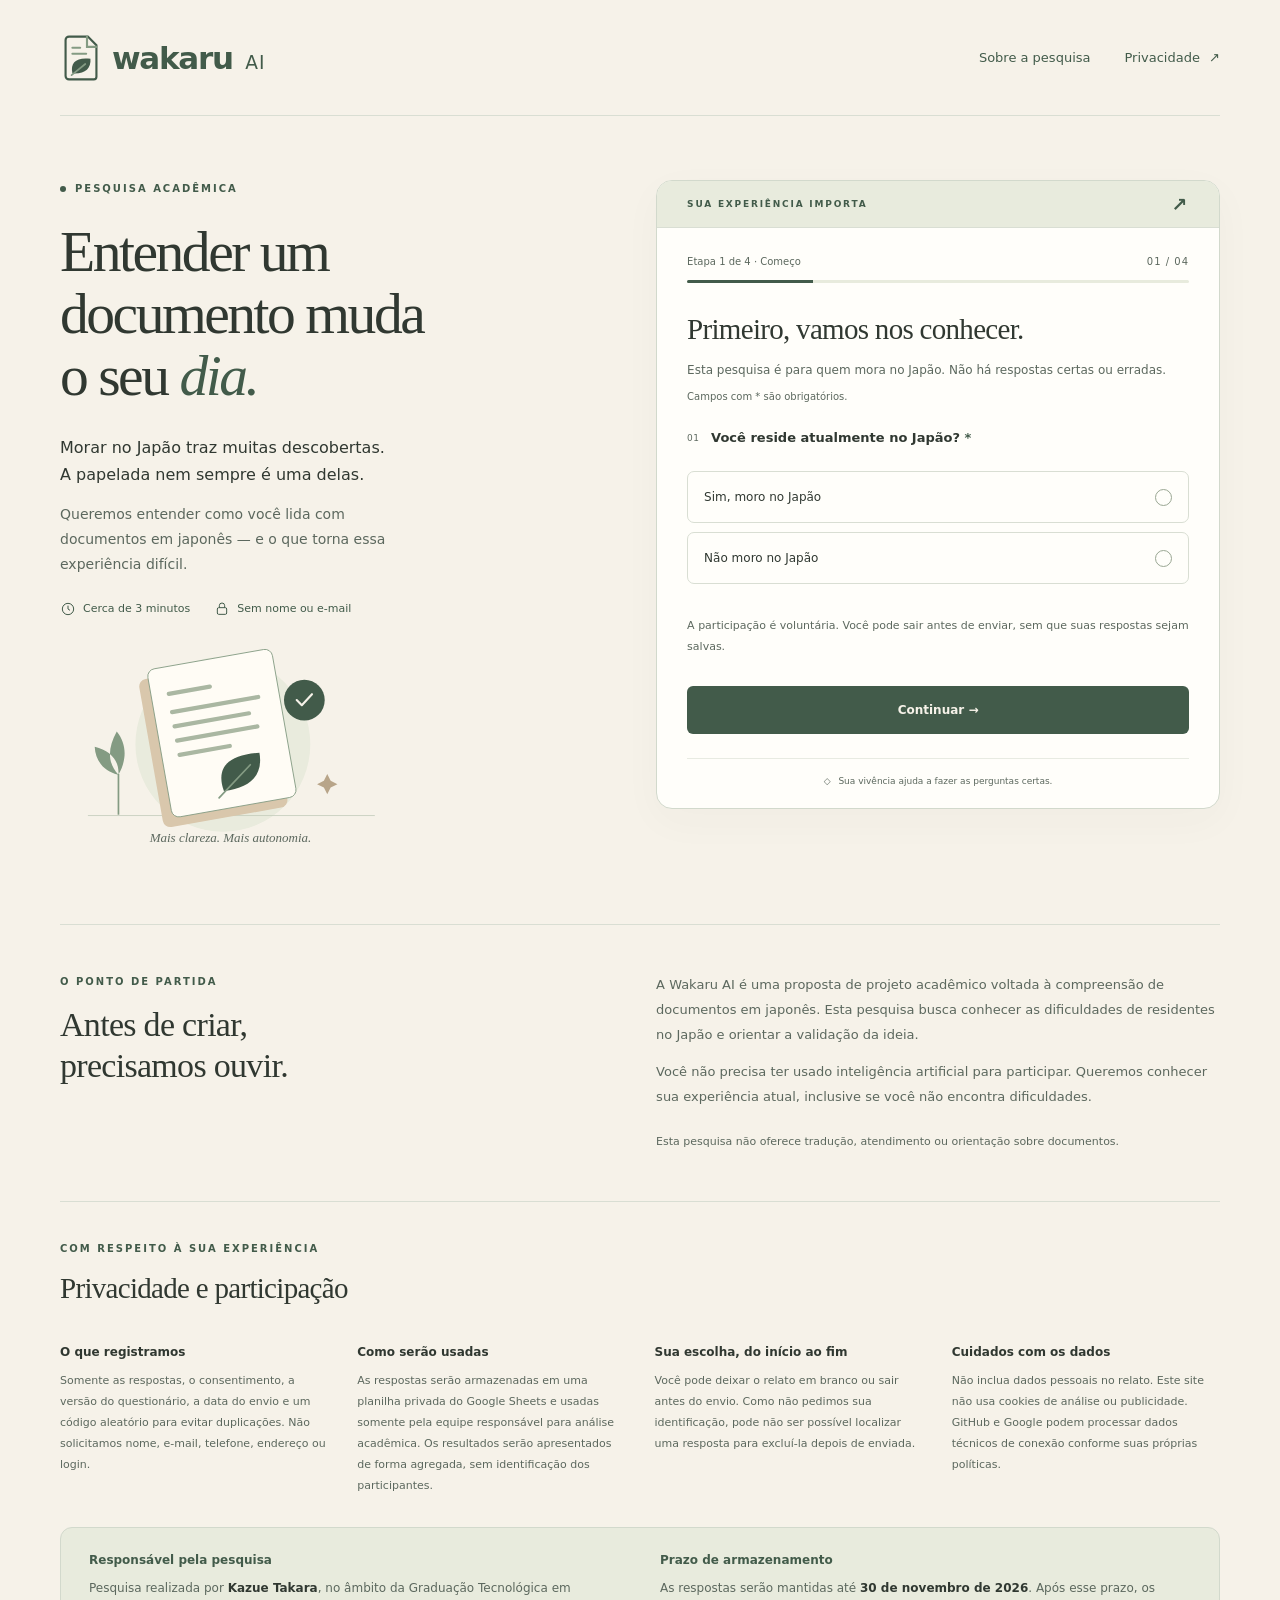
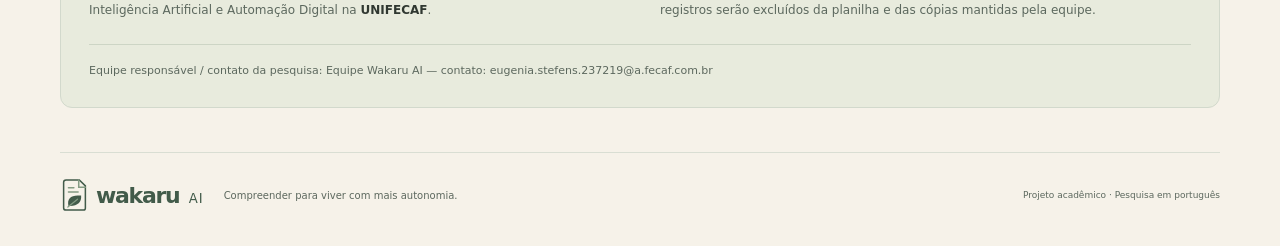
<file: index.html>
<!doctype html>
<html lang="pt-BR">
<head>
  <meta charset="utf-8">
  <meta name="viewport" content="width=device-width, initial-scale=1">
  <meta name="theme-color" content="#425B4A">
  <meta name="description" content="Pesquisa acadêmica Wakaru AI sobre a experiência de residentes no Japão ao compreender documentos em japonês.">
  <title>Wakaru AI · Pesquisa acadêmica</title>
  <link rel="icon" href="assets/logo.svg" type="image/svg+xml">
  <link rel="stylesheet" href="styles.css">
  <script src="config.js" defer></script>
  <script src="app.js" defer></script>
</head>
<body>
  <a class="skip-link" href="#pesquisa">Pular para a pesquisa</a>
  <header class="site-header wrap">
    <a class="brand" href="./" aria-label="Wakaru AI — início"><img src="assets/logo.svg" width="42" height="48" alt=""><span>wakaru <span class="brand-ai">AI</span></span></a>
    <nav aria-label="Navegação principal"><a href="#sobre">Sobre a pesquisa</a><a href="#privacidade">Privacidade <span aria-hidden="true">↗</span></a></nav>
  </header>

  <main>
    <div class="survey-layout wrap">
      <section class="intro" aria-labelledby="intro-title">
        <p class="eyebrow"><span class="dot" aria-hidden="true"></span> PESQUISA ACADÊMICA</p>
        <h1 id="intro-title">Entender um <br>documento muda <br>o seu <em>dia.</em></h1>
        <p class="intro-copy">Morar no Japão traz muitas descobertas.<br class="desktop-break"> A papelada nem sempre é uma delas.</p>
        <p class="intro-description">Queremos entender como você lida com documentos em japonês — e o que torna essa experiência difícil.</p>
        <div class="facts"><span><svg viewBox="0 0 24 24" aria-hidden="true"><circle cx="12" cy="12" r="8.5"/><path d="M12 7v5l3 2"/></svg>Cerca de 3 minutos</span><span><svg viewBox="0 0 24 24" aria-hidden="true"><rect x="5" y="10" width="14" height="10" rx="2"/><path d="M8 10V7a4 4 0 0 1 8 0v3"/></svg>Sem nome ou e-mail</span></div>
        <div class="illustration" aria-hidden="true">
          <svg viewBox="0 0 430 240" fill="none">
            <circle cx="206" cy="124" r="103" fill="#E9EBDD"/>
            <path d="M47 208H385" stroke="#C4CEBC"/>
            <g transform="rotate(-10 208 120)"><rect x="120" y="32" width="149" height="177" rx="9" fill="#D9C7AC"/><rect x="132" y="22" width="149" height="177" rx="9" fill="#FFFCF5" stroke="#849B83"/>
            <path d="M153 54h49m-49 22h103m-103 17h89m-89 17h96m-96 17h60" stroke="#AAB7A2" stroke-width="5" stroke-linecap="round"/><path d="M246 141c-37-4-54 8-49 37 31 2 49-10 49-37Z" fill="#425B4A"/><path d="m190 185 43-32" stroke="#849B83" stroke-width="2" stroke-linecap="round"/></g>
            <circle cx="302" cy="72" r="24" fill="#425B4A"/><path d="m293 72 6 6 12-13" stroke="#F6F2E9" stroke-width="2.5" stroke-linecap="round" stroke-linejoin="round"/>
            <path d="M83 160c10-18 10-36-2-51-11 20-11 37 2 51Zm0 0c-17-4-27-16-28-33 19 5 29 16 28 33Z" fill="#849B83"/><path d="M83 159v48" stroke="#849B83" stroke-width="2"/>
            <path d="m325 167 4-8 4 8 8 4-8 4-4 8-4-8-8-4Z" fill="#B8A589"/>
          </svg>
          <span>Mais clareza. Mais autonomia.</span>
        </div>
      </section>

      <section id="pesquisa" class="survey-card" aria-labelledby="survey-title">
        <div class="card-top"><span>SUA EXPERIÊNCIA IMPORTA</span><span aria-hidden="true">↗</span></div>
        <div class="card-body">
          <div id="form-content">
            <div class="step-meta"><p id="step-label">Etapa 1 de 4 · Começo</p><span id="step-count" aria-hidden="true">01 / 04</span></div>
            <div class="progress-track" role="progressbar" aria-label="Progresso da pesquisa" aria-valuemin="0" aria-valuemax="4" aria-valuenow="1" aria-valuetext="Etapa 1 de 4"><span id="progress-fill"></span></div>
            <h2 id="survey-title" tabindex="-1">Primeiro, vamos nos conhecer.</h2>
            <p id="step-description" class="step-description">Esta pesquisa é para quem mora no Japão. Não há respostas certas ou erradas.</p>
            <p class="required-note">Campos com <span aria-hidden="true">*</span> são obrigatórios.</p>
            <noscript><p class="notice">Ative o JavaScript para responder à pesquisa. Nenhuma resposta foi enviada.</p></noscript>
            <form id="survey-form" novalidate>
              <div class="step" data-step="0">
                <fieldset><legend><span class="question-number">01</span> Você reside atualmente no Japão? <span class="required">*</span></legend>
                  <label class="choice"><input type="radio" name="residencia" value="sim" required><span>Sim, moro no Japão</span><span class="radio-art" aria-hidden="true"></span></label>
                  <label class="choice"><input type="radio" name="residencia" value="nao" required><span>Não moro no Japão</span><span class="radio-art" aria-hidden="true"></span></label>
                  <p class="field-error" id="error-residencia" hidden></p>
                </fieldset>
                <p class="small-note">A participação é voluntária. Você pode sair antes de enviar, sem que suas respostas sejam salvas.</p>
              </div>
              <div class="step" data-step="1" hidden>
                <fieldset><legend><span class="question-number">02</span> Como você descreve seu nível de japonês? <span class="required">*</span></legend>
                  <div id="japones-options"></div><p class="field-error" id="error-japones" hidden></p>
                </fieldset>
                <fieldset><legend><span class="question-number">03</span> Como você costuma compreender documentos em japonês? <span class="required">*</span></legend><p class="field-hint" id="ajuda-hint">Pode selecionar mais de uma opção.</p>
                  <div id="compreensao-options"></div><p class="field-error" id="error-compreensao" hidden></p>
                </fieldset>
              </div>
              <div class="step" data-step="2" hidden>
                <fieldset><legend><span class="question-number">04</span> Nos últimos 6 meses, com que frequência você teve dificuldade para compreender documentos em japonês? <span class="required">*</span></legend>
                  <div id="frequencia-options"></div><p class="field-error" id="error-frequencia" hidden></p>
                </fieldset>
                <fieldset><legend><span class="question-number">05</span> Qual foi a principal consequência dessa dificuldade? <span class="required">*</span></legend><p class="field-hint">Escolha a que mais representa sua experiência nos últimos 6 meses.</p>
                  <div id="consequencia-options"></div><p class="field-error" id="error-consequencia" hidden></p>
                </fieldset>
              </div>
              <div class="step" data-step="3" hidden>
                <fieldset><legend><span class="question-number">06</span> Quer contar uma situação que viveu? <span class="optional">Opcional</span></legend>
                  <label class="sr-only" for="relato">Seu relato, sem dados pessoais</label><p id="relato-hint" class="field-hint">Conte apenas sobre a dificuldade. Não inclua nomes, contatos, endereço, números de documentos ou informações que identifiquem você ou outra pessoa.</p>
                  <textarea id="relato" name="relato" rows="5" maxlength="1200" aria-describedby="relato-hint relato-count" placeholder="Por exemplo: tive dificuldade para entender uma orientação da prefeitura…"></textarea>
                  <p id="relato-count" class="char-count">0 / 1.200 caracteres</p><p id="error-relato" class="field-error" hidden></p>
                </fieldset>
                <details class="review"><summary>Revisar minhas respostas</summary><dl id="review-list"></dl><p>Use “Voltar” para corrigir suas respostas antes do envio.</p></details>
                <div class="consent-box"><label class="consent"><input type="checkbox" id="consentimento" name="consentimento" required><span>Li as informações de <a href="#privacidade">privacidade</a> e concordo voluntariamente com o uso das minhas respostas nesta pesquisa acadêmica. <span class="required">*</span></span></label><p id="error-consentimento" class="field-error" hidden></p></div>
              </div>
              <p id="form-status" class="notice" role="status" aria-live="polite" hidden></p>
              <div class="form-actions"><button id="back-button" class="button button-secondary" type="button" hidden>← Voltar</button><button id="next-button" class="button button-primary" type="submit" disabled>Continuar <span aria-hidden="true">→</span></button></div>
            </form>
            <p class="card-footnote"><span aria-hidden="true">◇</span> Sua vivência ajuda a fazer as perguntas certas.</p>
          </div>
          <div id="ineligible" class="result" hidden><span class="result-icon" aria-hidden="true">↗</span><p class="eyebrow">OBRIGADO PELO INTERESSE</p><h2 tabindex="-1">Esta etapa é para residentes no Japão.</h2><p>Como o estudo se concentra na experiência de quem mora no país, sua participação termina aqui. Nenhuma resposta foi enviada ou salva.</p><button id="correct-residency" class="button button-secondary" type="button">Corrigir minha resposta</button></div>
          <div id="success" class="result" hidden><span class="result-icon" aria-hidden="true">✓</span><p class="eyebrow">PARTICIPAÇÃO CONCLUÍDA</p><h2 tabindex="-1">Sua experiência faz diferença.</h2><p>Suas respostas foram registradas. Obrigado por contribuir para a pesquisa acadêmica Wakaru AI.</p><p class="small-note">Você já pode fechar esta página.</p><a class="text-link" href="#sobre">Conheça o objetivo da pesquisa <span aria-hidden="true">↗</span></a></div>
        </div>
      </section>
    </div>

    <section class="about-section wrap" id="sobre" aria-labelledby="about-title"><div><p class="eyebrow">O PONTO DE PARTIDA</p><h2 id="about-title">Antes de criar, <br>precisamos ouvir.</h2></div><div><p>A Wakaru AI é uma proposta de projeto acadêmico voltada à compreensão de documentos em japonês. Esta pesquisa busca conhecer as dificuldades de residentes no Japão e orientar a validação da ideia.</p><p>Você não precisa ter usado inteligência artificial para participar. Queremos conhecer sua experiência atual, inclusive se você não encontra dificuldades.</p><p class="small-note">Esta pesquisa não oferece tradução, atendimento ou orientação sobre documentos.</p></div></section>

    <section id="privacidade" class="privacy-section wrap" aria-labelledby="privacy-title">
      <div>
        <p class="eyebrow">COM RESPEITO À SUA EXPERIÊNCIA</p>
        <h2 id="privacy-title">Privacidade e participação</h2>
      </div>
      <div class="privacy-grid">
        <div><h3>O que registramos</h3><p>Somente as respostas, o consentimento, a versão do questionário, a data do envio e um código aleatório para evitar duplicações. Não solicitamos nome, e-mail, telefone, endereço ou login.</p></div>
        <div><h3>Como serão usadas</h3><p>As respostas serão armazenadas em uma planilha privada do Google Sheets e usadas somente pela equipe responsável para análise acadêmica. Os resultados serão apresentados de forma agregada, sem identificação dos participantes.</p></div>
        <div><h3>Sua escolha, do início ao fim</h3><p>Você pode deixar o relato em branco ou sair antes do envio. Como não pedimos sua identificação, pode não ser possível localizar uma resposta para excluí-la depois de enviada.</p></div>
        <div><h3>Cuidados com os dados</h3><p>Não inclua dados pessoais no relato. Este site não usa cookies de análise ou publicidade. GitHub e Google podem processar dados técnicos de conexão conforme suas próprias políticas.</p></div>
      </div>
      <div class="privacy-study" aria-label="Responsabilidade pela pesquisa e armazenamento">
        <div>
          <h3>Responsável pela pesquisa</h3>
          <p>Pesquisa realizada por <strong>Kazue Takara</strong>, no âmbito da Graduação Tecnológica em Inteligência Artificial e Automação Digital na <strong>UNIFECAF</strong>.</p>
        </div>
        <div>
          <h3>Prazo de armazenamento</h3>
          <p>As respostas serão mantidas até <time datetime="2026-11-30">30 de novembro de 2026</time>. Após esse prazo, os registros serão excluídos da planilha e das cópias mantidas pela equipe.</p>
        </div>
        <p id="research-contact" class="research-contact" hidden></p>
      </div>
    </section>
  </main>
  <footer class="site-footer wrap"><a class="brand" href="./" aria-label="Wakaru AI — início"><img src="assets/logo.svg" width="29" height="34" alt=""><span>wakaru <span class="brand-ai">AI</span></span></a><p>Compreender para viver com mais autonomia.</p><span>Projeto acadêmico · Pesquisa em português</span></footer>
  <iframe name="wakaru-response" id="response-frame" title="Canal técnico de confirmação do envio" hidden></iframe>
</body>
</html>
</file>
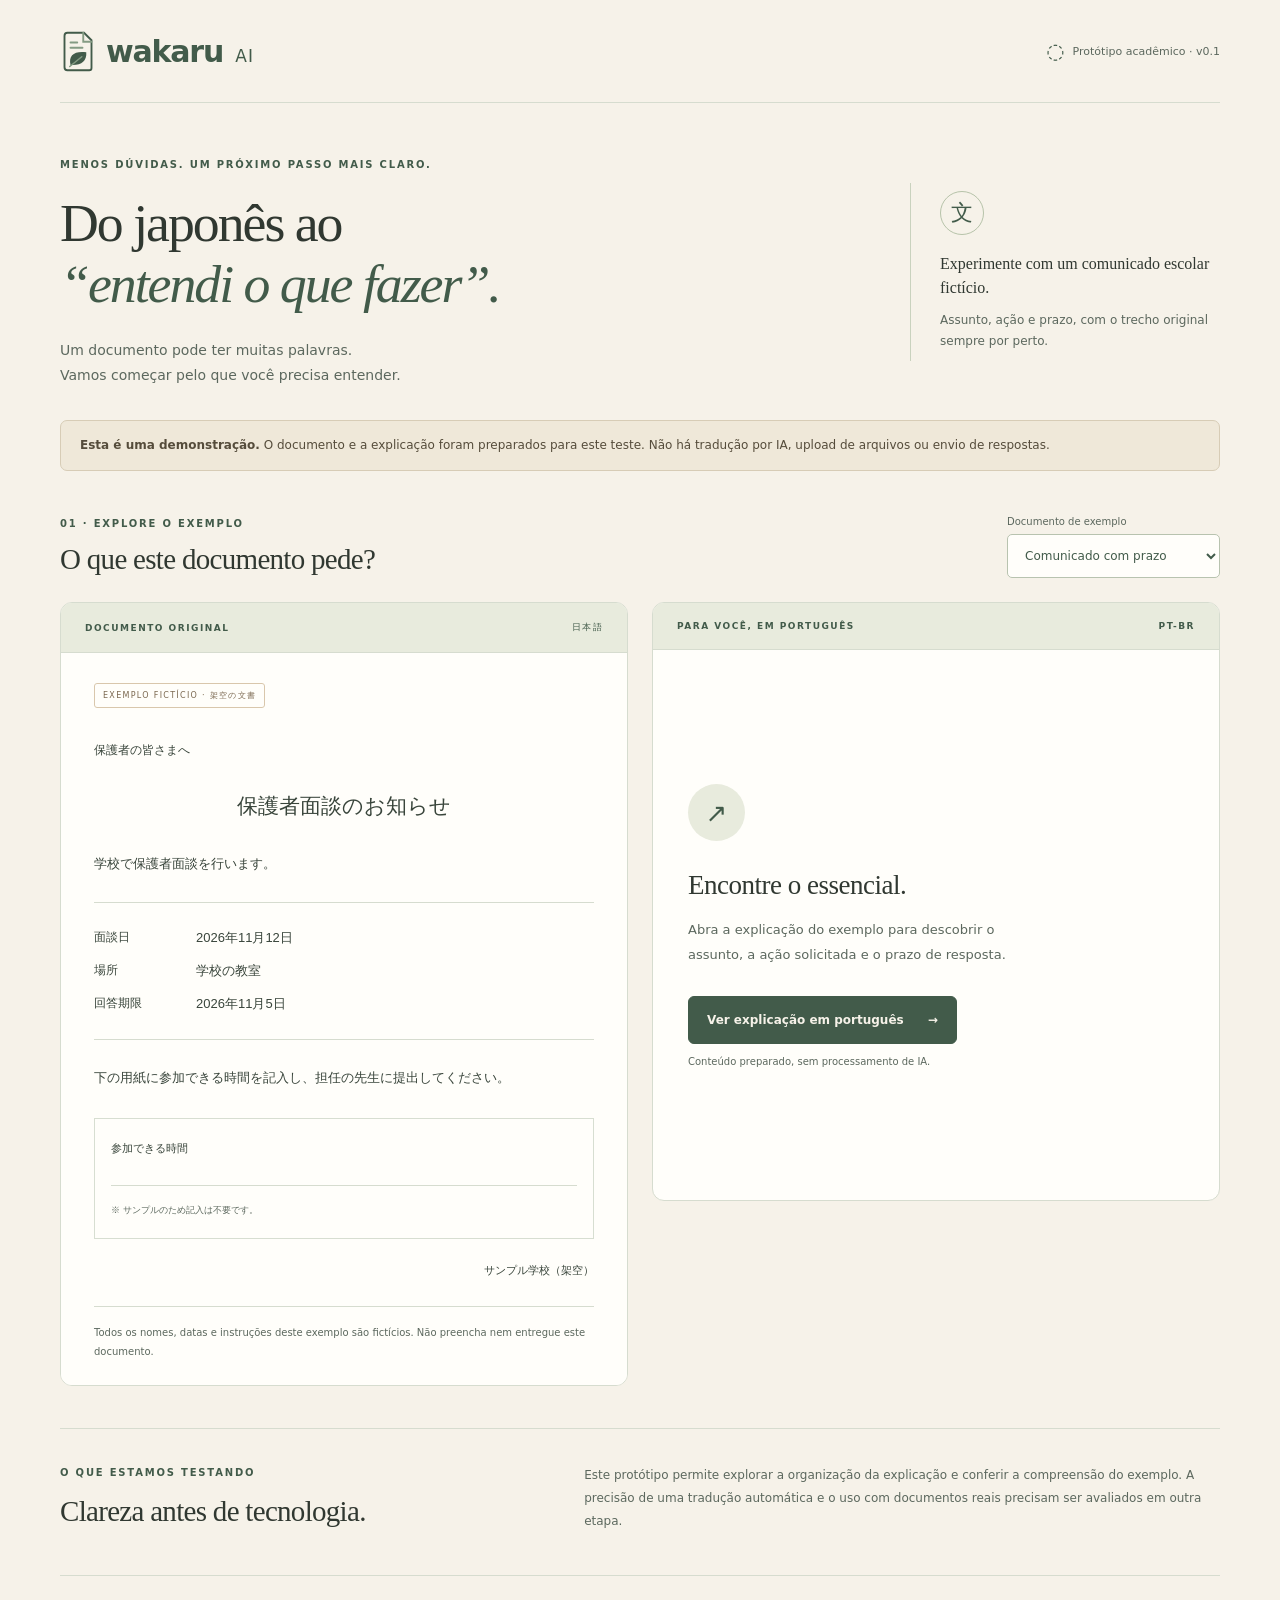
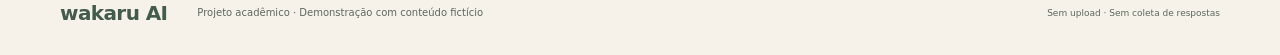
<file: prototipo/index.html>
<!doctype html>
<html lang="pt-BR">
<head>
  <meta charset="utf-8"><meta name="viewport" content="width=device-width,initial-scale=1">
  <meta name="theme-color" content="#425B4A">
  <title>Wakaru AI · Entenda o próximo passo</title>
  <meta name="description" content="Protótipo acadêmico Wakaru AI: explore um comunicado escolar fictício com explicação preparada em português.">
  <link rel="icon" href="assets/logo.svg" type="image/svg+xml">
  <link rel="stylesheet" href="styles.css"><script src="app.js" defer></script>
</head>
<body>
  <a class="skip" href="#experimento">Pular para a demonstração</a>
  <header class="wrap header"><a class="brand" href="./" aria-label="Wakaru AI — início"><img src="assets/logo.svg" alt="" width="36" height="43"><span>wakaru <small>AI</small></span></a><span class="prototype-label"><span aria-hidden="true">◌</span> Protótipo acadêmico · v0.1</span></header>
  <main class="wrap">
    <section class="intro" aria-labelledby="page-title"><div><p class="eyebrow">MENOS DÚVIDAS. UM PRÓXIMO PASSO MAIS CLARO.</p><h1 id="page-title">Do japonês ao<br><em>“entendi o que fazer”.</em></h1><p class="intro-copy">Um documento pode ter muitas palavras.<br>Vamos começar pelo que você precisa entender.</p></div><div class="intro-note"><span class="note-icon" aria-hidden="true">文</span><p>Experimente com um comunicado escolar fictício.</p><span>Assunto, ação e prazo, com o trecho original sempre por perto.</span></div></section>
    <aside class="demo-notice"><strong>Esta é uma demonstração.</strong> O documento e a explicação foram preparados para este teste. Não há tradução por IA, upload de arquivos ou envio de respostas.</aside>
    <section id="experimento" aria-labelledby="experiment-title">
      <div class="workspace-heading"><div><p class="eyebrow">01 · EXPLORE O EXEMPLO</p><h2 id="experiment-title">O que este documento pede?</h2></div><div class="example-control"><label for="example">Documento de exemplo</label><select id="example"><option value="com-prazo">Comunicado com prazo</option><option value="sem-prazo">Comunicado sem prazo</option></select></div></div>
      <div class="workspace">
        <article class="document-panel" aria-labelledby="document-title"><div class="panel-heading"><span>DOCUMENTO ORIGINAL</span><span>日本語</span></div><div class="document-paper"><p class="sample-stamp">EXEMPLO FICTÍCIO · 架空の文書</p><div lang="ja"><p class="recipient">保護者の皆さまへ</p><h3 id="document-title"><span id="source-subject" tabindex="-1">保護者面談のお知らせ</span></h3><p>学校で保護者面談を行います。</p><dl class="japanese-details"><div><dt>面談日</dt><dd>2026年11月12日</dd></div><div><dt>場所</dt><dd>学校の教室</dd></div><div id="deadline-row"><dt>回答期限</dt><dd><span id="source-deadline" tabindex="-1">2026年11月5日</span></dd></div></dl><p class="document-action"><span id="source-action" tabindex="-1">下の用紙に参加できる時間を記入し、担任の先生に提出してください。</span></p><div class="paper-form" aria-hidden="true"><span>参加できる時間</span><div></div><small>※ サンプルのため記入は不要です。</small></div><p class="school-signature">サンプル学校（架空）</p></div><p class="document-caption">Todos os nomes, datas e instruções deste exemplo são fictícios. Não preencha nem entregue este documento.</p></div></article>
        <section class="explanation-panel" aria-labelledby="explanation-title"><div class="panel-heading"><span>PARA VOCÊ, EM PORTUGUÊS</span><span>PT-BR</span></div><div class="explanation-body"><div id="before-explanation"><span class="leaf-circle" aria-hidden="true">↗</span><h3 id="explanation-title">Encontre o essencial.</h3><p>Abra a explicação do exemplo para descobrir o assunto, a ação solicitada e o prazo de resposta.</p><button id="explain" type="button" class="primary">Ver explicação em português <span aria-hidden="true">→</span></button><p class="microcopy">Conteúdo preparado, sem processamento de IA.</p></div><div id="explanation" hidden><h3 id="result-title" tabindex="-1">Seu próximo passo, com clareza.</h3><p class="result-description">Explicação preparada para este documento de exemplo.</p><div class="answer-card"><span class="card-index">01</span><div><h4>Qual é o assunto?</h4><p>Uma reunião individual entre responsáveis e o professor da turma.</p><button class="source-link" type="button" data-source="subject">Ver trecho no original <span aria-hidden="true">↗</span></button></div></div><div class="answer-card"><span class="card-index">02</span><div><h4>O que preciso fazer?</h4><p>Preencher o horário em que pode participar na ficha e entregá-la ao professor da turma.</p><button class="source-link" type="button" data-source="action">Ver trecho no original <span aria-hidden="true">↗</span></button></div></div><div class="answer-card" id="deadline-card"><span class="card-index">03</span><div><h4>Até quando preciso responder?</h4><p id="deadline-answer">Até 5 de novembro de 2026.</p><p class="date-note" id="deadline-note">A reunião será em 12 de novembro. São datas diferentes.</p><button class="source-link" id="deadline-source" type="button" data-source="deadline">Ver trecho no original <span aria-hidden="true">↗</span></button></div></div><div id="missing-deadline" class="missing-note" hidden><strong>Uma informação está faltando.</strong><p>Este exemplo não informa o prazo de resposta. Confirme com a escola; não assuma que o dia da reunião seja o prazo.</p></div><a class="test-link" href="#compreensao">Consegui entender? Fazer um teste rápido <span aria-hidden="true">↓</span></a></div></div></section>
      </div>
      <p id="source-status" class="sr-only" role="status" aria-live="polite"></p>
    </section>
    <section id="compreensao" class="understanding" hidden aria-labelledby="understanding-title"><div class="test-intro"><p class="eyebrow">02 · CONFIRA A COMPREENSÃO</p><h2 id="understanding-title">Qual seria o seu próximo passo?</h2><p>Responda sobre o exemplo que acabou de ler. Suas escolhas ficam somente nesta página e não são enviadas.</p></div><form id="check-form" novalidate><fieldset><legend>O que o comunicado pede que você faça?</legend><label class="choice"><input type="radio" name="action" value="correta"><span>Preencher a disponibilidade de horário e entregar a ficha ao professor.</span></label><label class="choice"><input type="radio" name="action" value="pagamento"><span>Pagar uma taxa para participar da reunião.</span></label><label class="choice"><input type="radio" name="action" value="nenhuma"><span>Não fazer nada até o dia da reunião.</span></label></fieldset><fieldset><legend>Qual é o prazo para entregar a resposta?</legend><label class="choice"><input type="radio" name="deadline" value="5"><span>5 de novembro de 2026.</span></label><label class="choice"><input type="radio" name="deadline" value="12"><span>12 de novembro de 2026, o dia da reunião.</span></label><label class="choice"><input type="radio" name="deadline" value="ausente"><span>O comunicado não informa esse prazo.</span></label></fieldset><p id="check-error" class="error" role="alert" hidden>Responda às duas perguntas para conferir.</p><div class="test-actions"><button class="primary" type="submit">Conferir minhas respostas <span aria-hidden="true">→</span></button><button type="button" id="restart" class="secondary">Recomeçar exemplo</button></div><div id="check-result" class="check-result" role="status" aria-live="polite" hidden></div></form></section>
    <section class="scope"><div><p class="eyebrow">O QUE ESTAMOS TESTANDO</p><h2>Clareza antes de tecnologia.</h2></div><p>Este protótipo permite explorar a organização da explicação e conferir a compreensão do exemplo. A precisão de uma tradução automática e o uso com documentos reais precisam ser avaliados em outra etapa.</p></section>
    <noscript><p class="demo-notice">Ative o JavaScript para explorar a explicação e o teste de compreensão. Nenhum dado será enviado.</p></noscript>
  </main>
  <footer class="wrap footer"><span>wakaru AI</span><p>Projeto acadêmico · Demonstração com conteúdo fictício</p><span>Sem upload · Sem coleta de respostas</span></footer>
</body>
</html>
</file>
<file: styles.css>
:root{--moss:#425B4A;--sage:#849B83;--cream:#F6F2E9;--sand:#D9C7AC;--coal:#303831;--muted:#5C685E;--line:#D9DED3;--error:#9C342A;--paper:#FFFEFA;font-family:Inter,ui-sans-serif,system-ui,-apple-system,BlinkMacSystemFont,"Segoe UI",sans-serif;color:var(--coal);background:var(--cream);font-synthesis:none}
*{box-sizing:border-box}html{scroll-behavior:smooth;scroll-padding-top:28px}body{margin:0}a{color:var(--moss);text-underline-offset:4px}button,input,textarea{font:inherit}button,a,input,textarea,summary{-webkit-tap-highlight-color:transparent}button{cursor:pointer}button:disabled{cursor:wait;opacity:.68}a:focus-visible,button:focus-visible,input:focus-visible,textarea:focus-visible,summary:focus-visible,[tabindex="-1"]:focus-visible{outline:3px solid var(--moss);outline-offset:5px}input{accent-color:var(--moss)}[hidden]{display:none!important}.wrap{width:min(1160px,calc(100% - 96px));margin-inline:auto}.site-header{height:116px;display:flex;align-items:center;justify-content:space-between;border-bottom:1px solid var(--line)}.brand{display:inline-flex;align-items:center;gap:10px;text-decoration:none;color:var(--moss);font-size:31px;font-weight:650;letter-spacing:-1.3px}.brand-ai{font-weight:400;font-size:.6em;letter-spacing:1px;margin-left:3px}.site-header nav{display:flex;gap:34px;font-size:13px}.site-header nav a{text-decoration:none}.site-header nav a:hover{text-decoration:underline}.site-header nav span{margin-left:5px}.skip-link{position:fixed;left:16px;top:-100px;z-index:9;background:var(--paper);padding:15px}.skip-link:focus{top:16px}.survey-layout{display:grid;grid-template-columns:1fr 1.08fr;gap:74px;align-items:start;padding:64px 0 78px}.eyebrow{font-size:10px;font-weight:700;letter-spacing:2px;color:var(--moss);margin:0 0 24px;line-height:1.7}.intro .eyebrow{display:flex;align-items:center;gap:9px}.dot{width:6px;height:6px;border-radius:50%;background:var(--moss)}h1,h2,p{margin-top:0}h1{font-family:Georgia,"Times New Roman",serif;font-weight:400;letter-spacing:-2.5px;font-size:clamp(44px,4.5vw,62px);line-height:1.08;margin-bottom:26px}h1 em{font-weight:400;color:var(--moss)}.intro-copy{font-size:16px;line-height:1.7;margin-bottom:14px}.intro-description{font-size:14px;line-height:1.8;color:var(--muted);max-width:365px;margin-bottom:23px}.facts{display:flex;gap:24px;flex-wrap:wrap;font-size:11px;color:var(--moss)}.facts span{display:flex;align-items:center;gap:7px}.facts svg{width:16px;height:16px;fill:none;stroke:currentColor;stroke-width:1.5}.illustration{max-width:365px;margin:22px 0 0 -12px;text-align:center}.illustration svg{width:100%;height:auto;display:block}.illustration>span{font-family:Georgia,serif;font-style:italic;font-size:13px;color:var(--muted);display:block;margin-top:-12px}.survey-card{border:1px solid #D2D9CC;border-radius:16px;background:var(--paper);box-shadow:0 12px 40px #30383108;overflow:hidden}.card-top{display:flex;align-items:center;justify-content:space-between;padding:17px 30px;background:#E8EBDD;border-bottom:1px solid var(--line);color:var(--moss);font-size:9px;font-weight:650;letter-spacing:1.8px}.card-top>span:last-child{font-size:19px;line-height:12px}.card-body{padding:28px 30px 22px}.step-meta{display:flex;justify-content:space-between;font-size:10px;color:var(--muted);margin-bottom:13px}.step-meta p{margin:0}.step-meta>span{font-variant-numeric:tabular-nums;letter-spacing:1px}.progress-track{height:3px;background:#E8EBDD;margin-bottom:29px;border-radius:5px;overflow:hidden}#progress-fill{display:block;width:25%;height:100%;background:var(--moss);transition:width .25s}h2{font-family:Georgia,"Times New Roman",serif;font-weight:400;font-size:29px;line-height:1.2;letter-spacing:-.7px;margin-bottom:13px}.step-description{font-size:12px;line-height:1.8;color:var(--muted);margin-bottom:10px}.required-note{font-size:10px;color:var(--muted);margin-bottom:25px}.required{color:var(--moss)}fieldset{margin:0 0 23px;padding:0;border:0;min-width:0}legend{font-weight:600;font-size:13px;line-height:1.7;margin-bottom:13px;padding:0;width:100%}.question-number{font-size:9px;font-weight:500;letter-spacing:.5px;color:var(--muted);margin-right:7px;vertical-align:1px}.choice{position:relative;display:flex;align-items:center;gap:10px;padding:15px 16px;border:1px solid var(--line);border-radius:7px;margin:9px 0;font-size:12px;line-height:1.5;cursor:pointer;min-height:52px;transition:background .15s,border-color .15s}.choice:hover{border-color:var(--sage);background:#F5F6EF}.choice:has(input:checked){border-color:var(--moss);background:#EEF1E8;box-shadow:inset 0 0 0 .5px var(--moss)}.choice:has(input:focus-visible){outline:3px solid var(--moss);outline-offset:3px}.choice input{position:absolute;opacity:0;width:1px;height:1px}.choice>span:not(.radio-art){flex:1}.radio-art{width:17px;height:17px;flex-shrink:0;border-radius:50%;border:1px solid #9AA793;display:grid;place-items:center}.choice input:checked~.radio-art{border-color:var(--moss);background:var(--moss)}.choice input:checked~.radio-art:after{content:"";width:5px;height:5px;background:var(--paper);border-radius:50%}.choice input[type=checkbox]~.radio-art{border-radius:4px}.choice input[type=checkbox]:checked~.radio-art:after{width:7px;height:4px;border-radius:0;background:transparent;border-left:1.5px solid white;border-bottom:1.5px solid white;transform:translateY(-1px) rotate(-45deg)}.small-note{font-size:11px;line-height:1.9;color:var(--muted);margin:22px 0}.form-actions{display:flex;gap:12px;margin-top:28px}.button{display:inline-flex;justify-content:center;align-items:center;gap:14px;border:1px solid transparent;border-radius:6px;font-size:12px;font-weight:600;min-height:48px;padding:13px 19px;transition:background .15s}.button-primary{background:var(--moss);color:var(--cream);flex:1}.button-primary:hover:not(:disabled){background:#334B3A}.button-primary span{margin-left:auto}.button-secondary{background:transparent;border-color:var(--line);color:var(--moss)}.button-secondary:hover{background:#EEF1E8}.card-footnote{font-size:9px;text-align:center;color:var(--muted);border-top:1px solid #E8EBE2;padding-top:17px;margin:24px 0 0}.card-footnote span{margin-right:5px}.field-hint{font-size:11px;color:var(--muted);line-height:1.8;margin:-3px 0 12px}.optional{font-size:10px;color:var(--muted);font-weight:400;display:inline-block;margin-left:4px}textarea{resize:vertical;width:100%;min-height:130px;padding:13px;border:1px solid #ABB6A5;border-radius:6px;background:var(--paper);font-size:13px;line-height:1.7;color:var(--coal)}textarea::placeholder{color:#657060}.char-count{text-align:right;font-size:10px;color:var(--muted);margin:5px 0 0}.field-error{font-size:12px;color:var(--error);line-height:1.6;margin:10px 0 0}.choice:has([aria-invalid=true]){border-color:var(--error)}.notice{font-size:12px;line-height:1.7;background:#F6EEDC;border-left:3px solid #9B793D;padding:13px 15px;margin:18px 0}.consent-box{margin-top:20px;padding:16px;border-radius:7px;background:#F2F4EB}.consent{display:flex;align-items:flex-start;gap:11px;font-size:11px;line-height:1.85}.consent input{margin:3px 0 0;width:18px;height:18px;flex-shrink:0}.review{border-block:1px solid var(--line);font-size:11px;padding:15px 0;color:var(--muted);line-height:1.8}.review summary{cursor:pointer;color:var(--moss);font-weight:600;min-height:24px}.review dt{font-weight:600;color:var(--coal);margin-top:12px}.review dd{margin-left:0;white-space:pre-wrap;overflow-wrap:anywhere}.review p{margin:12px 0 0}.result{padding:30px 0;min-height:420px}.result-icon{display:grid;place-items:center;width:58px;height:58px;border-radius:50%;background:#E8EBDD;color:var(--moss);font-size:26px;margin-bottom:29px}.result .eyebrow{margin-bottom:16px}.result h2{font-size:35px}.result p:not(.eyebrow){font-size:13px;color:var(--muted);line-height:1.9}.result .button{margin-top:18px}.text-link{font-size:12px}.about-section{display:grid;grid-template-columns:1fr 1.08fr;gap:74px;border-top:1px solid var(--line);padding:48px 0}.about-section h2{font-size:34px}.about-section .eyebrow{margin-bottom:15px}.about-section>div:last-child>p{font-size:13px;color:var(--muted);line-height:1.9}.about-section>div:last-child>p:last-child{font-size:11px;margin-bottom:0}.privacy-section{padding:38px 0 44px;border-top:1px solid var(--line)}.privacy-section .eyebrow{margin-bottom:14px}.privacy-grid{display:grid;grid-template-columns:repeat(4,1fr);gap:29px;margin-top:28px}.privacy-grid h3{font-size:12px;font-weight:600}.privacy-grid p{font-size:11px;line-height:1.9;color:var(--muted)}.research-contact{font-size:12px;margin-top:20px;overflow-wrap:anywhere}.site-footer{display:flex;gap:20px;align-items:center;border-top:1px solid var(--line);padding:25px 0 34px}.site-footer .brand{font-size:22px;gap:7px}.site-footer p{font-size:10px;color:var(--muted);margin:0}.site-footer>span{margin-left:auto;font-size:9px;color:var(--muted)}.sr-only{position:absolute;width:1px;height:1px;padding:0;margin:-1px;overflow:hidden;clip:rect(0,0,0,0);white-space:nowrap;border:0}
@media(min-width:1440px){.survey-layout{gap:110px;padding-top:75px}}@media(max-width:1000px){.wrap{width:calc(100% - 64px)}.survey-layout,.about-section{gap:34px;grid-template-columns:1fr 1.1fr}h1{font-size:46px}.facts{gap:12px}.card-body{padding:25px 23px}.privacy-grid{grid-template-columns:repeat(2,1fr)}.intro-copy{font-size:14px}.desktop-break{display:none}.brand{font-size:27px}}@media(max-width:720px){.wrap{width:calc(100% - 40px)}.site-header{height:86px}.brand{font-size:26px;gap:7px}.brand img{width:32px;height:39px}.site-header nav{font-size:11px;gap:18px}.site-header nav a:first-child{display:none}.survey-layout{grid-template-columns:1fr;padding:35px 0 40px;gap:28px}.intro .eyebrow{font-size:9px;margin-bottom:18px}h1{font-size:46px;letter-spacing:-1.9px;line-height:1.06;margin-bottom:19px}h1 br{display:none}h1{max-width:360px}.intro-copy{font-size:14px;line-height:1.65;margin-bottom:10px}.intro-description{font-size:12px;line-height:1.8;max-width:100%;margin-bottom:17px}.facts{font-size:10px;gap:20px}.illustration{display:none}.card-top{padding:15px 23px;font-size:8px}.card-body{padding:24px 22px}.survey-card{border-radius:12px}h2{font-size:27px}.step-description{font-size:12px}.step-meta{font-size:9px}.choice{font-size:13px;padding:15px;min-height:53px}legend{font-size:13px}.button{font-size:12px}.card-footnote{font-size:9px}.about-section{grid-template-columns:1fr;gap:9px;padding:34px 0}.about-section h2{font-size:30px}.about-section h2 br{display:none}.about-section>div:last-child>p{font-size:12px}.privacy-section{padding:30px 0}.privacy-section h2{font-size:28px}.privacy-grid{gap:16px 22px;margin-top:23px}.privacy-grid p{font-size:11px}.site-footer{flex-wrap:wrap;gap:12px;padding:23px 0}.site-footer>span{width:100%;margin-left:0}.site-footer p{margin-left:auto;font-size:9px;max-width:155px;text-align:right}.result{min-height:340px}.result h2{font-size:31px}}
@media(max-width:360px){.wrap{width:calc(100% - 28px)}.card-body{padding:22px 17px}h1{font-size:41px}.facts{gap:12px}.privacy-grid{grid-template-columns:1fr}.form-actions{gap:8px}.button{padding-inline:12px}}
@media(prefers-reduced-motion:reduce){html{scroll-behavior:auto}*,*:before,*:after{transition:none!important}}

/* Informações institucionais da pesquisa */
.privacy-grid>div{min-width:0}
.privacy-grid p{margin-bottom:0}
.privacy-study{display:grid;grid-template-columns:1fr 1fr;gap:22px 40px;margin-top:30px;padding:25px 28px;background:#E8EBDD;border:1px solid #D2D9CC;border-radius:12px}
.privacy-study>div{min-width:0}
.privacy-study h3{margin:0 0 10px;font-size:12px;font-weight:600;color:var(--moss)}
.privacy-study p{margin:0;font-size:12px;line-height:1.9;color:var(--muted);overflow-wrap:anywhere}
.privacy-study strong,.privacy-study time{font-weight:600;color:var(--coal)}
.privacy-study .research-contact{grid-column:1/-1;margin:0;border-top:1px solid #CDD5C5;padding-top:16px;font-size:11px}
@media(max-width:720px){.privacy-study{grid-template-columns:1fr;gap:22px;margin-top:26px;padding:22px}.privacy-study p{font-size:12px}}
</file>
<file: prototipo/styles.css>
:root{--moss:#425B4A;--sage:#849B83;--cream:#F6F2E9;--sand:#D9C7AC;--coal:#303831;--muted:#5C685E;--line:#D6DCCF;--paper:#FFFEFA;font-family:system-ui,-apple-system,BlinkMacSystemFont,"Segoe UI",sans-serif;background:var(--cream);color:var(--coal);font-synthesis:none}*{box-sizing:border-box}body{margin:0}html{scroll-behavior:smooth;scroll-padding-top:24px}.wrap{width:min(1160px,calc(100% - 80px));margin-inline:auto}a{color:var(--moss);text-underline-offset:4px}button,select,input{font:inherit}button{cursor:pointer}button,a,select,input{touch-action:manipulation}button:focus-visible,a:focus-visible,input:focus-visible,select:focus-visible,[tabindex="-1"]:focus-visible{outline:3px solid var(--moss);outline-offset:5px}[hidden]{display:none!important}h1,h2,h3,h4,p{margin-top:0}.header{height:103px;display:flex;align-items:center;justify-content:space-between;border-bottom:1px solid var(--line)}.brand{display:flex;align-items:center;gap:10px;text-decoration:none;font-weight:650;font-size:30px;letter-spacing:-1.2px}.brand small{font-size:17px;letter-spacing:1px;font-weight:400;margin-left:3px}.prototype-label{font-size:11px;color:var(--muted);display:flex;gap:8px;align-items:center}.prototype-label>span{font-size:21px;color:var(--moss)}.skip{position:fixed;top:-100px;left:15px;z-index:9;background:var(--paper);padding:15px}.skip:focus{top:15px}.intro{display:grid;grid-template-columns:1.6fr 1fr;gap:70px;align-items:center;padding:53px 0 32px}.eyebrow{font-size:10px;letter-spacing:1.8px;font-weight:650;color:var(--moss);line-height:1.7;margin-bottom:20px}h1{font-family:Georgia,serif;font-size:clamp(38px,4.2vw,57px);letter-spacing:-2px;font-weight:400;line-height:1.14;margin-bottom:22px}h1 em{color:var(--moss)}.intro-copy{font-size:14px;color:var(--muted);line-height:1.8;margin-bottom:0}.intro-note{max-width:310px;justify-self:end;border-left:1px solid #C9D2BE;padding:8px 0 8px 29px}.note-icon{display:grid;place-items:center;width:44px;height:44px;border:1px solid #B6C3A9;border-radius:50%;color:var(--moss);font-size:22px;margin-bottom:17px}.intro-note p{font-size:16px;font-family:Georgia,serif;line-height:1.5;margin-bottom:10px}.intro-note>span:last-child{font-size:12px;color:var(--muted);line-height:1.8;display:block}.demo-notice{font-size:12px;line-height:1.9;border:1px solid #D7CCB6;border-radius:7px;padding:13px 19px;background:#EFE8D9;color:#554C3B}.workspace-heading{display:flex;justify-content:space-between;align-items:end;gap:30px;margin:44px 0 24px}.workspace-heading .eyebrow{margin-bottom:9px}h2{font-family:Georgia,serif;font-size:29px;letter-spacing:-.7px;line-height:1.3;font-weight:400;margin-bottom:0}.example-control{display:flex;flex-direction:column;gap:7px;flex-shrink:0}.example-control label{font-size:10px;color:var(--muted)}select{padding:10px 36px 10px 13px;border:1px solid #B8C3AF;border-radius:5px;background:var(--paper);font-size:12px;color:var(--moss);min-height:44px;max-width:100%}.workspace{display:grid;grid-template-columns:1fr 1fr;gap:24px;align-items:start}.document-panel,.explanation-panel{min-width:0;border:1px solid var(--line);border-radius:12px;overflow:hidden;background:var(--paper)}.panel-heading{display:flex;justify-content:space-between;align-items:center;font-size:9px;letter-spacing:1.5px;font-weight:600;color:var(--moss);padding:18px 24px;background:#E8EBDD;border-bottom:1px solid var(--line)}.document-paper{padding:30px 33px 24px;background:var(--paper)}.sample-stamp{font-size:8px;letter-spacing:1.3px;color:#7B6850;border:1px solid var(--sand);border-radius:3px;display:inline-block;padding:6px 8px;margin-bottom:30px}.recipient{font-size:12px;margin-bottom:25px}.document-paper h3{font-family:"Yu Gothic","Meiryo",sans-serif;text-align:center;font-size:21px;line-height:1.8;font-weight:600;margin-bottom:26px}.document-paper [lang=ja]{font-family:"Yu Gothic","Meiryo",sans-serif;font-size:13px;line-height:2;color:#39453B}.japanese-details{margin:25px 0;border-block:1px solid var(--line);padding:15px 0}.japanese-details>div{display:grid;grid-template-columns:90px 1fr;gap:12px;margin:7px 0}.japanese-details dt{font-size:12px;font-weight:600}.japanese-details dd{margin:0}.document-action{margin:25px 0}.paper-form{border:1px solid #D7DED1;padding:16px;margin:27px 0 20px}.paper-form span{font-size:11px}.paper-form>div{height:25px;border-bottom:1px solid var(--line);margin-bottom:10px}.paper-form small{font-size:9px;color:var(--muted)}.school-signature{text-align:right;font-size:11px;margin-bottom:0}.document-caption{font-size:10px;line-height:1.9;color:var(--muted);margin:25px 0 0;padding-top:16px;border-top:1px solid var(--line)}.explanation-body{padding:30px 27px}#before-explanation{min-height:490px;display:flex;flex-direction:column;align-items:flex-start;justify-content:center;padding:20px 8px}.leaf-circle{display:grid;place-items:center;width:57px;height:57px;font-size:26px;background:#E8EBDD;color:var(--moss);border-radius:50%;margin-bottom:27px}.explanation-body h3{font-family:Georgia,serif;font-weight:400;font-size:27px;letter-spacing:-.5px;line-height:1.3;margin-bottom:15px}#before-explanation>p:not(.microcopy){font-size:13px;line-height:1.9;color:var(--muted);margin-bottom:28px;max-width:330px}.primary,.secondary{display:inline-flex;justify-content:center;align-items:center;gap:24px;border-radius:6px;padding:14px 18px;min-height:48px;border:1px solid var(--moss);font-size:12px;font-weight:600}.primary{background:var(--moss);color:var(--cream)}.primary:hover{background:#344B3B}.secondary{background:transparent;color:var(--moss);border-color:#B9C5B1}.microcopy{font-size:10px;color:var(--muted);margin:12px 0 0}.result-description{font-size:11px;line-height:1.8;color:var(--muted);margin-bottom:22px}.answer-card{display:flex;gap:12px;border-top:1px solid var(--line);padding:21px 0}.card-index{width:23px;flex-shrink:0;color:var(--sage);font-size:10px;line-height:1.8}.answer-card h4{font-size:12px;color:var(--moss);margin-bottom:9px}.answer-card p{font-size:15px;line-height:1.7;margin-bottom:10px}.answer-card .date-note{font-size:11px;color:var(--muted);line-height:1.9}.source-link{background:transparent;color:var(--moss);border:0;padding:7px 0;font-size:10px;text-decoration:underline;text-underline-offset:4px;min-height:36px}.source-link:hover{color:#263C2C}.is-highlighted{background:#E4DFBB;box-shadow:0 0 0 5px #E4DFBB;border-radius:2px;color:#293C2D}.test-link{display:inline-flex;align-items:center;gap:12px;font-size:12px;line-height:1.8;margin-top:12px}.missing-note{padding:16px;border-radius:7px;background:#F2E8D5;color:#635237;font-size:12px;line-height:1.8}.missing-note p{margin:8px 0 0}.missing-note strong{font-size:12px}.understanding{display:grid;grid-template-columns:1fr 1.4fr;gap:70px;border-top:1px solid var(--line);padding:42px 0;margin-top:43px}.test-intro .eyebrow{margin-bottom:13px}.test-intro p:last-child{font-size:12px;line-height:1.9;color:var(--muted);margin:18px 0 0;max-width:290px}fieldset{border:0;margin:0 0 25px;padding:0;min-width:0}legend{font-size:13px;line-height:1.8;font-weight:600;margin-bottom:10px}.choice{display:flex;align-items:flex-start;gap:10px;padding:12px 14px;border:1px solid var(--line);border-radius:6px;margin-top:8px;font-size:12px;line-height:1.8;cursor:pointer;background:var(--paper)}.choice:has(:checked){background:#E8EBDD;border-color:var(--moss)}.choice input{margin:4px 0 0;accent-color:var(--moss);flex-shrink:0;width:16px;height:16px}.test-actions{display:flex;flex-wrap:wrap;gap:12px}.error{color:#9C342A;font-size:12px;line-height:1.8}.check-result{padding:20px;border:1px solid #B4C4AA;border-radius:8px;background:#E8EBDD;margin-top:24px;font-size:13px;line-height:1.9}.check-result p:last-child{margin-bottom:0}.check-result h3{font-size:15px;margin-bottom:10px}.check-result p{font-size:12px}.scope{display:grid;grid-template-columns:1fr 1.4fr;gap:70px;margin-top:42px;padding:35px 0 42px;border-top:1px solid var(--line)}.scope .eyebrow{margin-bottom:12px}.scope>p{color:var(--muted);font-size:12px;line-height:1.9;margin:0}.footer{border-top:1px solid var(--line);padding:25px 0 30px;display:flex;align-items:center;gap:30px;font-size:10px;color:var(--muted)}.footer>span:first-child{font-size:20px;color:var(--moss);font-weight:600;letter-spacing:-.6px}.footer p{margin:0}.footer>span:last-child{margin-left:auto;font-size:9px}.sr-only{position:absolute;width:1px;height:1px;overflow:hidden;clip:rect(0,0,0,0);white-space:nowrap}
@media(max-width:900px){.wrap{width:calc(100% - 48px)}.intro{gap:35px}.intro-note{padding-left:20px}.document-paper{padding:25px 22px}.document-paper h3{font-size:18px}.explanation-body{padding:26px 22px}.workspace{gap:17px}.understanding,.scope{gap:35px}.panel-heading{padding:17px 21px;font-size:8px}.japanese-details>div{grid-template-columns:70px 1fr;gap:8px}}@media(max-width:680px){.wrap{width:calc(100% - 36px)}.header{height:82px}.brand{font-size:25px;gap:7px}.brand img{width:30px;height:37px}.brand small{font-size:13px}.prototype-label{font-size:9px;max-width:110px;line-height:1.7}.prototype-label>span{display:none}.intro{grid-template-columns:1fr;padding:35px 0 25px;gap:22px}.intro .eyebrow{font-size:8px;letter-spacing:1.1px;margin-bottom:16px}h1{font-size:40px;letter-spacing:-1.7px;line-height:1.15;margin-bottom:18px}.intro-copy{font-size:13px}.intro-note{display:none}.demo-notice{font-size:11px;padding:13px 15px}.workspace-heading{display:block;margin:32px 0 19px}.workspace-heading .eyebrow{font-size:9px}h2{font-size:27px}.example-control{margin-top:18px;max-width:100%}.example-control select{width:100%}.workspace{grid-template-columns:1fr;gap:20px}.document-paper{padding:24px}.document-paper [lang=ja]{font-size:12px}.document-paper h3{font-size:19px}.japanese-details>div{grid-template-columns:78px 1fr}.sample-stamp{font-size:8px}.explanation-body{padding:26px 23px}#before-explanation{min-height:280px;padding:5px}.leaf-circle{margin-bottom:20px;width:46px;height:46px}.primary{gap:12px;font-size:12px;max-width:100%}.explanation-body h3{font-size:26px}.answer-card{padding:18px 0}.answer-card p{font-size:14px}.source-link{font-size:11px;min-height:42px}.understanding{grid-template-columns:1fr;gap:25px;padding:30px 0;margin-top:30px}.test-intro p:last-child{max-width:100%}.choice{font-size:12px}.test-actions>.primary{width:100%}.scope{grid-template-columns:1fr;gap:18px;margin-top:25px;padding:28px 0 32px}.scope h2{font-size:27px}.footer{flex-wrap:wrap;gap:13px}.footer p{font-size:9px;max-width:175px;line-height:1.8}.footer>span:last-child{width:100%;margin-left:0}.check-result{padding:17px}}@media(prefers-reduced-motion:reduce){html{scroll-behavior:auto}*{transition:none!important}}
</file>
